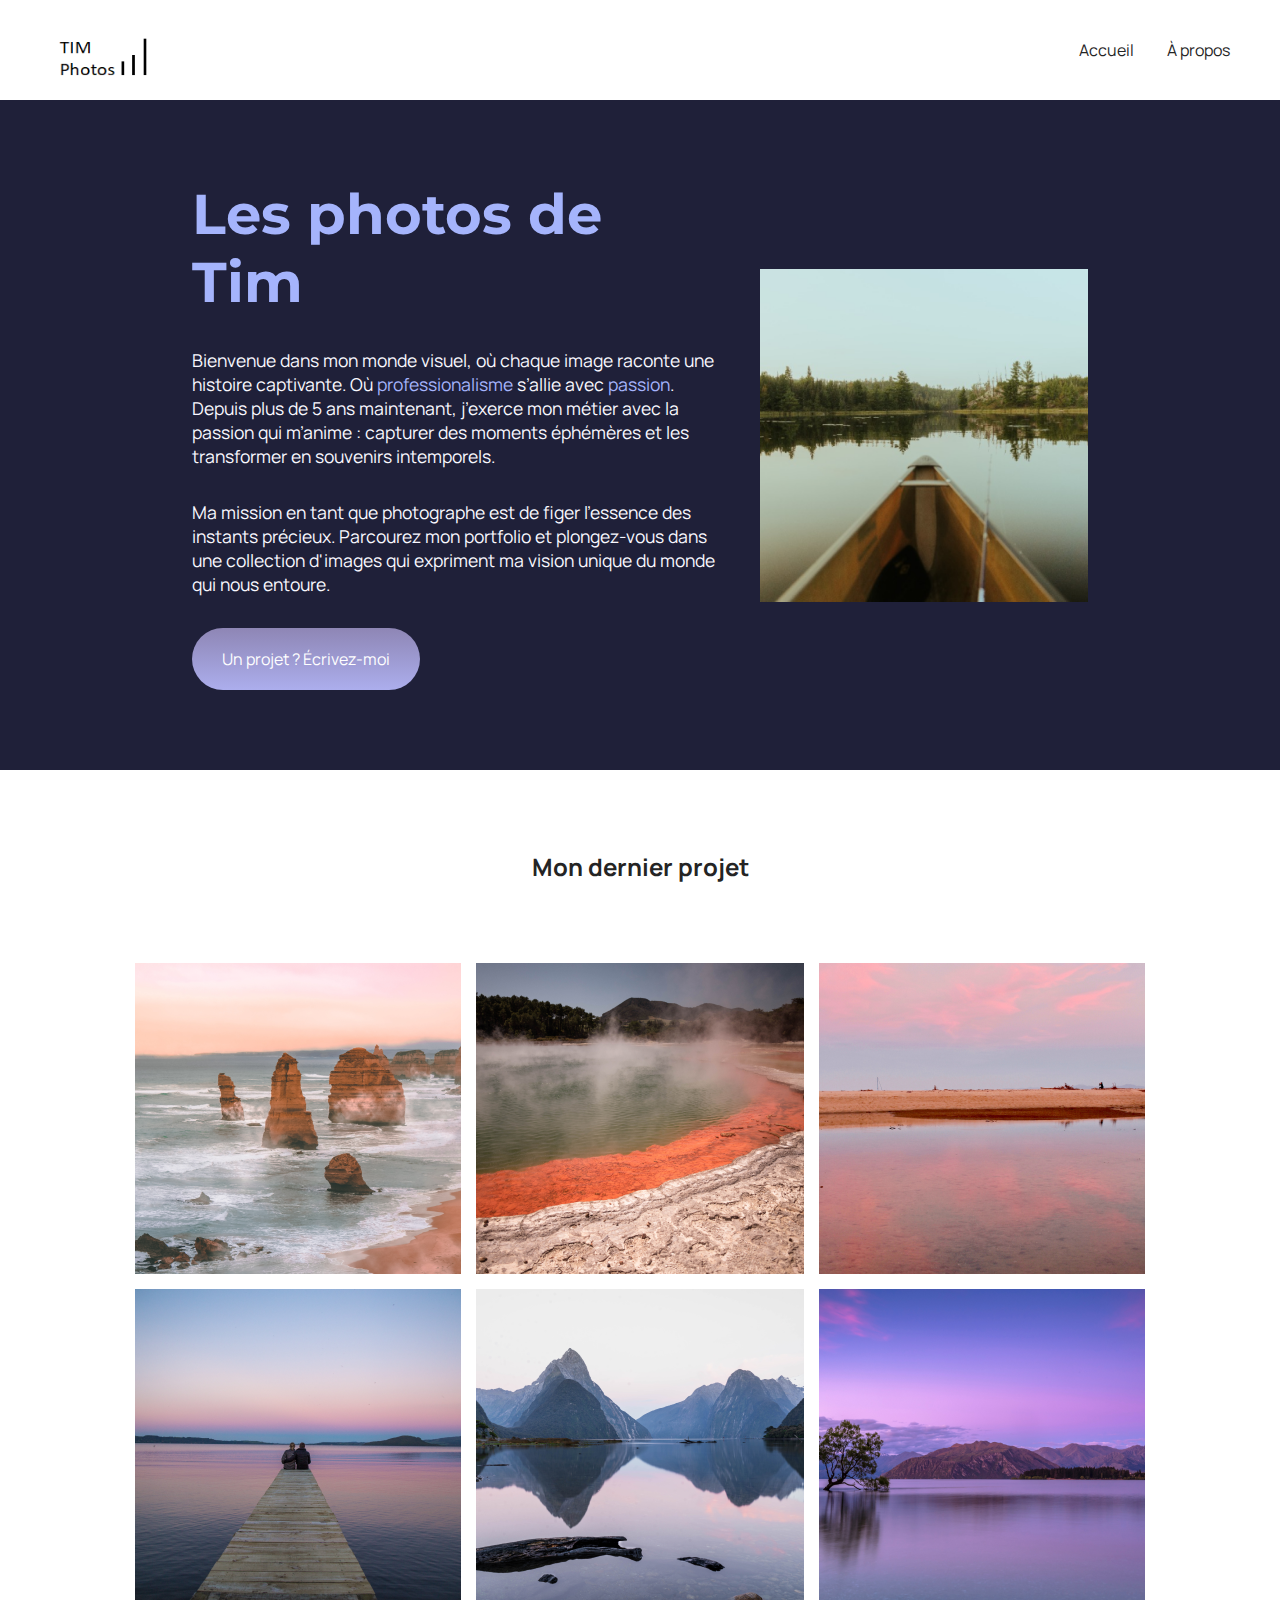
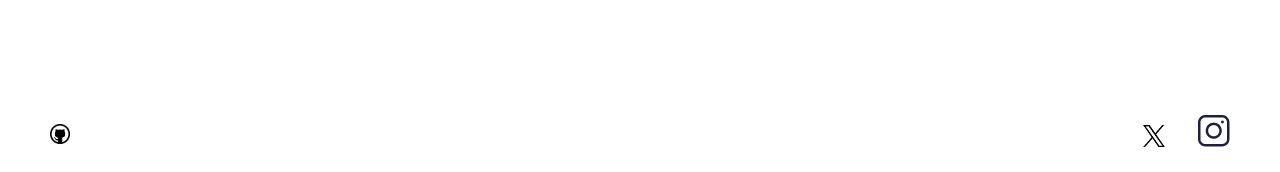
<file: exercice-git/index.html>
<!DOCTYPE html>
<html lang="fr">

<head>
    <meta charset="utf-8" >
    <title>Accueil - Tim photographie</title>
    <link href="style-tim.css" rel="stylesheet" >
    <link rel="preconnect" href="https://fonts.googleapis.com">
    <link rel="preconnect" href="https://fonts.gstatic.com" crossorigin>
    <link href="https://fonts.googleapis.com/css2?family=Manrope&family=Montserrat&display=swap" rel="stylesheet">
</head>

<body>
    <header>
        <!--Navigation principale-->
        <nav>
            <img src="images/logo-TIM-photos.png" alt="Logo Tim photos" width="106px" height="60px">
            <div>
                <a href="index.html">Accueil</a>
                <a href="a-propos.html">À propos</a>
            </div>
        </nav>
    </header>
    <main>
        <!--Présentation de la mission-->
        <section class="accueil-introduction">
            <div class="accueil-paragraphe">
                <h1>Les photos de Tim</h1>
                <p>
                    Bienvenue dans mon monde visuel, où chaque image raconte une histoire captivante.
                    Où <em>professionalisme</em> s’allie avec <em>passion</em>. 
                    <br/>Depuis plus de 5 ans maintenant, j’exerce mon métier avec la passion
                    qui m’anime : capturer des moments éphémères et les transformer en souvenirs intemporels.
                </p>
                <p>
                    Ma mission en tant que photographe est de figer l'essence des instants précieux. 
                    Parcourez mon portfolio et plongez-vous dans une collection d'images qui expriment ma vision unique du monde qui nous entoure.
                </p>
                <a href="" class="cta">Un projet ? Écrivez-moi</a>
            </div>
            <img src="images/photo-canoe.png" alt="Canoe" width="500px" height="333px">
        </section>
        <!--Galerie photograqphies-->
        <section class="accueil-photos">
            <h2>Mon dernier projet</h2>
            <div>
                <img src="images/Photo1.png" alt="Twelve apostles - Australie" >
                <img src="images/Photo2.png" alt="Wai-O-Tapu - Nouvelle-Zélande" >
                <img src="images/Photo3.png" alt="Parc National d’Abel Tasman - Nouvelle-Zélande" >
            </div>
            <div>
                <img src="images/Photo4.png" alt="Lac Rotorua - Nouvelle-Zélande" >
                <img src="images/Photo5.png" alt="Milford Sound - Nouvelle-Zélande" >
                <img src="images/Photo6.png" alt="Lac Wanaka - Nouvelle-Zélande" >
            </div>
        </section>
    </main>
    <footer>
        <img src="images/github-logo.png" alt="Logo Tim photos"  width="20px" height="20px">
        <!--Liens vers les réseaux sociaux-->
        <div>
        <a target="_blank" href="https://twitter.com/" class="lien-icone">
            <img src="images/x-logo/logo-black.png" alt="Logo Twitter" width="22px" height="22px">
        </a>
        <a target="_blank" href="https://www.instagram.com/" class="lien-icone">
            <img src="images/instagram.png" alt="Logo Instagram" >
        </a>
        </div>
    </footer>
</body>

</html>
</file>
<file: exercice-git/style-tim.css>
* {
  margin: 0;
}

body {
  font-family: 'Manrope', sans-serif;
  font-size: 1em;
  background-color: #1f2039;
}

a {
  color: #242424;
  text-decoration: none;
}

em {
  color: #a5b4fc;
  font-style: normal;
}

h1 {
  font-size: 3.5em;
  color: #a5b4fc;
  font-family: 'Montserrat', sans-serif;
}

h2 {
  color: #f9f8ff;
}

p,
li {
  font-size: 1.1em;
  color: #f9f8ff;
}

header,
footer {
  background-color: white;
  padding: 20px 50px;
}

.cta {
  background: linear-gradient(#8e86b5, #acaeed);
  color: white;
  border-radius: 50px;
  padding: 20px 30px;
  width: fit-content; /*ajuste la largeur en fonction du contenu qui est inclus */
}

a:hover {
  text-decoration: underline;
}

.cta:hover {
  background: linear-gradient(#696484, #8788ba);
  text-decoration: none;
}

.lien-icone {
  margin-left: 30px;
}

.lien-icone:hover {
  opacity: 0.5;
}

.carre-contenu {
  border-right: 1px solid #8e86b5;
  border-bottom: 1px solid #8e86b5;
  padding: 50px;
}

.carre-contenu h2 {
  margin-top: 30px;
}

.carre-contenu ul {
  margin-top: 30px;
}

section {
  padding: 80px;
}

.a-propos-main {
  width: 50%;
  margin: auto;
}

footer,
nav {
  display: flex;
  flex-direction: row;
  align-items: center;
  justify-content: space-between;
}

nav a {
  margin-left: 30px;
}

.accueil-photos {
  background-color: white;
  padding: 80px;
}

.accueil-photos h2 {
  color: #242424;
  text-align: center;
  margin-bottom: 80px;
}

.accueil-photos div {
  display: flex;
  flex-direction: row;
  gap: 15px;
  justify-content: center;
  margin-bottom: 15px;
}

.accueil-introduction {
  display: flex;
  flex-direction: row;
  width: 70%;
  align-items:  center;
  margin: auto;
  gap: 2rem;
}

.accueil-paragraphe {
  display: flex;
  flex-direction: column;
  gap: 2rem;
}
</file>
